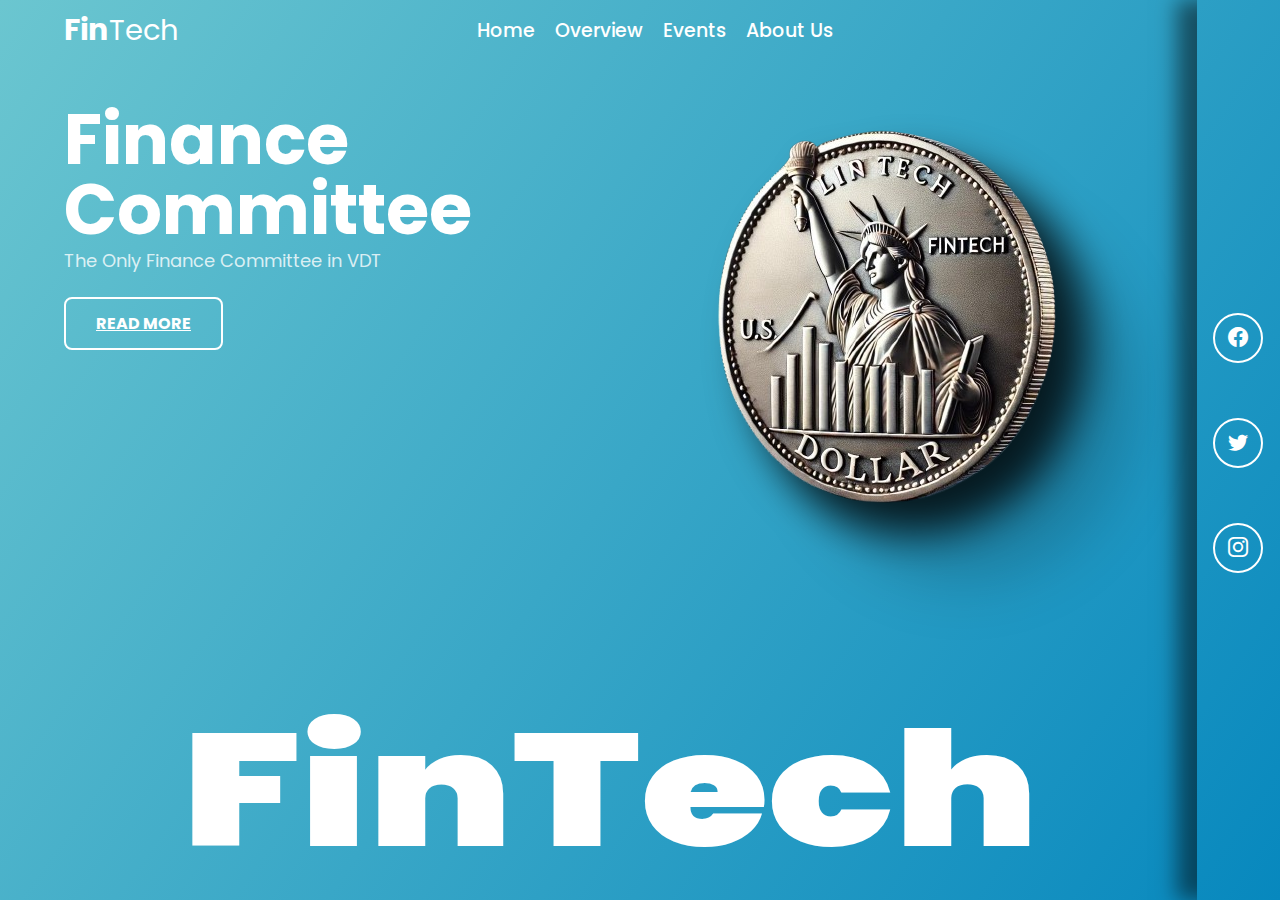
<file: index.html>
<!DOCTYPE html>
<html lang="en">
  <head>
    <meta charset="UTF-8" />
    <meta http-equiv="X-UA-Compatible" content="IE=edge" />
    <meta name="viewport" content="width=device-width, initial-scale=1.0" />
    <link rel="stylesheet" href="https://cdn.jsdelivr.net/npm/bootstrap-icons@1.10.3/font/bootstrap-icons.css">
    <link rel="stylesheet" href="style.css" />
    <title>FinTech-VIT</title>
  </head>
  <body>
    <header>
      <section>
        <nav>
          <h3>Fin<span>Tech</span></h3>
          <ul>
            <li><a href="#">Home</a></li>
            <li><a href="overview/overview.html">Overview</a></li>
            <li><a href="event-registration/index.html">Events</a></li>
            <li><a href="/abtus/abtus/Aboutus.html">About Us</a></li>

          </ul>
        </nav>
        <div class="content">
          
          <h1>
            Finance <br />
            Committee
          </h1>
          <p>
            The Only Finance Committee in VDT
            
          </p>
          <a href="abtus/abtus/Aboutus.html">READ MORE</a>

          
        </div>
        <h1 class="main">
            FinTech
        </h1>
        <img src="img/WhatsApp_Image_2024-11-15_at_14.41.05-removebg-preview.png" alt="" class="greenade">
      </section>
      <aside>
       
        <ul>
            <li><a href="#"><i class="bi bi-facebook"></i></a></li>
            <li><a href="#"><i class="bi bi-twitter"></i></a></li>
            <li><a href="#"><i class="bi bi-instagram"></i></a></li>
        </ul>
      </aside>
    </header>

    <script src="app.js"></script>
  </body>
</html>
</file>
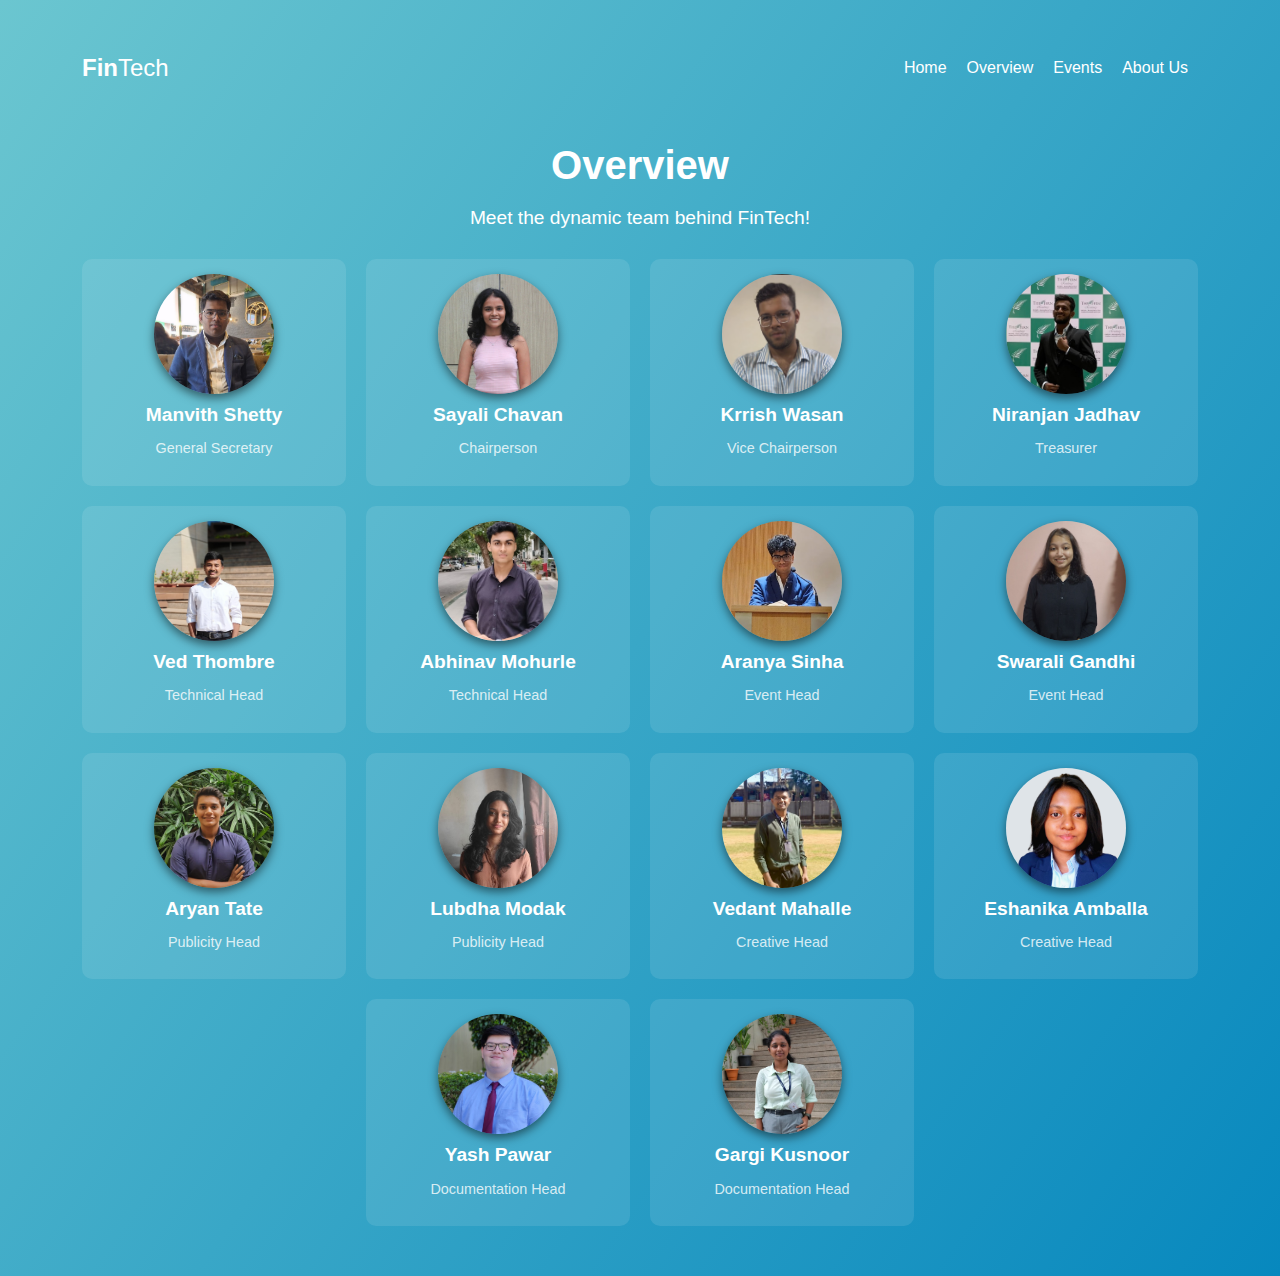
<file: overview/overview.html>
<!DOCTYPE html>
<html lang="en">
<head>
    <meta charset="UTF-8">
    <meta name="viewport" content="width=device-width, initial-scale=1.0">
    <title>Overview</title>
    <link rel="stylesheet" href="style1.css">
</head>
<body>
    <header>
        <section>
            <nav>
                <h3>Fin<span>Tech</span></h3>
                <ul>
                    <li><a href="../index.html">Home</a></li>
                    <li><a href="../overview/overview.html">Overview</a></li>
                    <li><a href="../event-registration/index.html">Events</a></li>
                    <li><a href="/abtus/abtus/Aboutus.html">About Us</a></li>
                </ul>
            </nav>
            <div class="content">
                <h1>Overview</h1>
                <p>Meet the dynamic team behind FinTech!</p>
            </div>
        </section>
        <div class="team">
            <!-- Team Members dynamically generated -->
        </div>
    </header>
    <script src="/overview/app.js"></script>
</body>
</html>
</file>
<file: style.css>
/* Google Font Poppins  */
@import url('https://fonts.googleapis.com/css2?family=Poppins:ital,wght@0,100;0,200;0,300;0,400;0,500;0,600;0,700;0,800;0,900;1,100;1,200;1,300;1,400;1,500;1,600;1,700;1,800;1,900&display=swap');
* {
    padding: 0;
    margin: 0;
    box-sizing: border-box;
}

html, body {
    height: 100%;
    margin: 0;
    padding: 0;
}
html, body {
    height: 100%;
    margin: 0;
    padding: 0;
    overflow: hidden; /* To prevent scrollbars */
    font-family: 'Poppins', sans-serif;
}


header {
    width: 100vw; /* Full width of the viewport */
    height: 100vh; /* Full height of the viewport */
    background: linear-gradient(125deg, #6bc6d0, #0788be); 
    border-radius: 0; /* Remove rounded corners to avoid white spaces */
    display: flex;
    overflow: hidden;
}


header section , aside {
    width: 100%;
    height: 100%;
    position: relative;
}

header aside {
    width:7%;
}
header section {
    padding: 15px 5%;
}

header section nav {
    width: 100%;
    height: 30px;
    display: flex;
    align-items: center;
    justify-content: space-between;
}

header section nav h3 {
    font-size: 30px; /* Default font size for the whole logo */
    font-weight: bold;
    color: #ffffff;
}

header section nav h3 span {
    font-size: 29px; /* Smaller font size for "Tech" */
    font-weight: normal; /* Optionally make "Tech" less bold */
}


header section ul {
    width: 100%;
    display: flex;
    align-items: center;
    justify-content: center;
}

header section ul li {
    list-style-type: none;
    padding: 0px 10px;
}

header section ul li a {
    text-decoration: none;
    color: #fff;
    font-size: 19px; /* Increased font size */
    font-weight: 500;
    transition: .3s linear;
}


header section ul li a:hover{
    color: rgb(255,255,255,.5);
}

header section .content {
    margin-top: 60px;
}

header section .content .num{
    position: relative;
    margin-left: 100px;
    color: #fff;
    font-size: 30px;
}

header section .content .num::before{
    content: '';
    position: absolute;
    width: 150px;
    height: 1px;
    background: rgb(255, 255, 255,.8);
    left: 55px;
    bottom: 11px;
}

header section .content .num span:nth-child(2){
    color: rgb(255,255,255,.5);
    font-size: 11px;
    margin-left: 2px;
    font-weight: 500;
}

header section .content h1 {
    font-size: 70px; /* Increased size from 50px */
    line-height: 70px; /* Adjusted line height */
    font-weight: 700; /* Made it bolder */
    color: #fff;
    margin-left: 0; /* Optional: Align the text */
}



header section .content p {
    font-size: 18px; /* Increased size from 12px */
    width: 320px; /* Increased width for better layout */
    line-height: 1.8; /* Added better spacing between lines */
    color: rgb(255, 255, 255, 0.8); /* Improved readability */
}

header section .content a {
    font-size: 16px; /* Button text size */
    padding: 12px 30px; /* Button size */
    border: 2px solid #fff; /* Border thickness */
    border-radius: 8px; /* Slight rounding */
    color: #fff;
    font-weight: 700;
    transition: 0.3s ease-in-out;
    display: inline-block; /* Ensures proper spacing control */
    margin-top: 20px; /* Adjust this value to move the button down */
}


header section .content a:hover{
    border-radius: 10px;
}

header section .content .sr_change{
    display: flex;
    align-items: center;
    margin-top: 70px;
    color: #fff;
    position: relative;
    z-index: 9999999999999999;
}

header section .content .sr_change h6{
    margin: 0 10px;
}

header section .content .sr_change h6:nth-child(1){
    margin-left: 0;
}

header section .content .sr_change h5{
    width: 0;
    height: .5px;
    background: rgb(255, 255, 255,.8);
    transition: 1s linear;
}

header section .content .sr_change h5:nth-child(2){
    width: 200px;
}

header section .main {
    position: absolute;
    color: #fff;
    font-size: 10rem;
    font-weight: 900;
    bottom: -10px;
    z-index: 1;
    right: 49%; /* Moves the text to the right */
    transform: translateX(50%) scaleX(1.3); /* Fine-tunes the alignment */
}


header section .greenade {
    position: absolute;
    width: 500px; /* Adjusted size */
    right: 5%;
    top: 9%;
    filter: drop-shadow(30px 30px 20px rgb(0,0,0,.8))
            drop-shadow(50px 50px 20px rgb(0,0,0,.2));
    z-index: 1;
    transition: transform 0.6s ease-in-out; /* Smooth animation for flipping */
}

header section .greenade:hover {
    transform: rotateY(360deg); /* Flips the coin horizontally */
}

header aside {
    box-shadow: -20px 0px 20px rgb(0,0,0,.5);
    display: flex;
    align-items: center;
    justify-content: center;
    flex-direction: column;
}

header aside .menu {
    color: #fff;
    font-size: 25px;
}

header aside ul {
    position: relative;
    height: 90%;
    display: flex;
    align-items: center;
    justify-content: center;
    flex-direction: column;
}

header aside ul li {
    list-style: none;
    padding: 20px 3px;
    transition: .3s linear;
}

/* header aside ul li a {
    position: relative;
    color: #fff;
    border: 1px solid #fff;
    padding: 5px 8px;
    border-radius: 50%;
}
*/

/*
header aside ul li {
    list-style: none;
    padding: 20px 3px;
    transition: .3s linear;
}

header aside ul li a {
    position: relative;
    color: #fff;
    border: 1px solid #fff;
    padding: 10px 12px; 
    border-radius: 50%; 
    font-size: 20px; 
    transition: 0.3s ease-in-out;
}
header aside ul li:hover  {
    transform: rotate(360deg);
} 
 */
 header aside ul li {
    list-style: none;
    margin-bottom: 15px; /* Adds consistent spacing between icons */
    transition: transform 0.3s ease;
}

header aside ul li a {
    position: relative;
    color: #fff;
    border: 2px solid #fff; /* Thicker border for better visibility */
    width: 50px; /* Set a fixed width */
    height: 50px; /* Set a fixed height equal to the width */
    display: flex;
    align-items: center;
    justify-content: center;
    border-radius: 50%; /* Ensures a circular shape */
    font-size: 20px; /* Adjust icon size */
    transition: transform 0.3s ease, border-color 0.3s ease;
    padding: 0; /* Remove padding to maintain the circle */
}

header aside ul li:hover {
    transform: scale(1.15); /* Slight enlargement on hover */
}

header aside ul li a:hover {
    border-color: #00ffcc; /* Optional: Change border color on hover */
}
</file>
<file: overview/style1.css>
/* General Styles */
body {
    font-family: 'Poppins', sans-serif;
    margin: 0;
    padding: 0;
    background: linear-gradient(125deg, #6bc6d0, #0788be);
    color: #fff;
}

/* Header Section */
header {
    padding: 20px;
    text-align: center;
}

header nav {
    display: flex;
    justify-content: space-between;
    align-items: center;
    padding: 10px 5%;
}

header nav h3 {
    color: #fff;
    font-size: 1.5rem;
}

header nav h3 span {
    font-weight: 300;
}

header nav ul {
    display: flex;
    list-style: none;
}

header nav ul li {
    margin: 0 10px;
}

header nav ul li a {
    text-decoration: none;
    color: #fff;
    font-size: 1rem;
    transition: color 0.3s ease;
}

header nav ul li a:hover {
    color: #ffd700; /* Gold color on hover */
}

header .content h1 {
    font-size: 2.5rem;
    margin-bottom: 10px;
}

header .content p {
    font-size: 1.2rem;
    margin-bottom: 20px;
}

/* Team Section */
header .team {
    display: grid;
    grid-template-columns: repeat(4, 1fr); 
    gap: 20px;
    margin: 30px 5%;
    grid-template-areas:
        "a b c d"
        "e f g h"
        "i j k l"
        ". m n ."; 
}

header .team .member:nth-child(13) {
    grid-area: m;
}

header .team .member:nth-child(14) {
    grid-area: n; 
}

header .team .member {
    text-align: center;
    padding: 15px;
    border-radius: 10px;
    background: rgba(255, 255, 255, 0.1);
    transition: transform 0.3s ease, background 0.3s ease;
}

header .team .member:hover {
    transform: scale(1.05);
    background: rgba(255, 255, 255, 0.2);
}

header .team .member-photo {
    width: 120px;
    height: 120px;
    border-radius: 50%;
    margin: 0 auto 10px;
    display: flex;
    align-items: center;
    justify-content: center;
    box-shadow: 0px 4px 10px rgba(0, 0, 0, 0.5);
    background-size: cover;
    background-position: center;
}


/* Member Name and Role */
header .team .member h3 {
    font-size: 1.2rem;
    margin: 10px 0;
}

header .team .member p {
    font-size: 0.9rem;
    color: rgba(255, 255, 255, 0.8);
}
</file>
